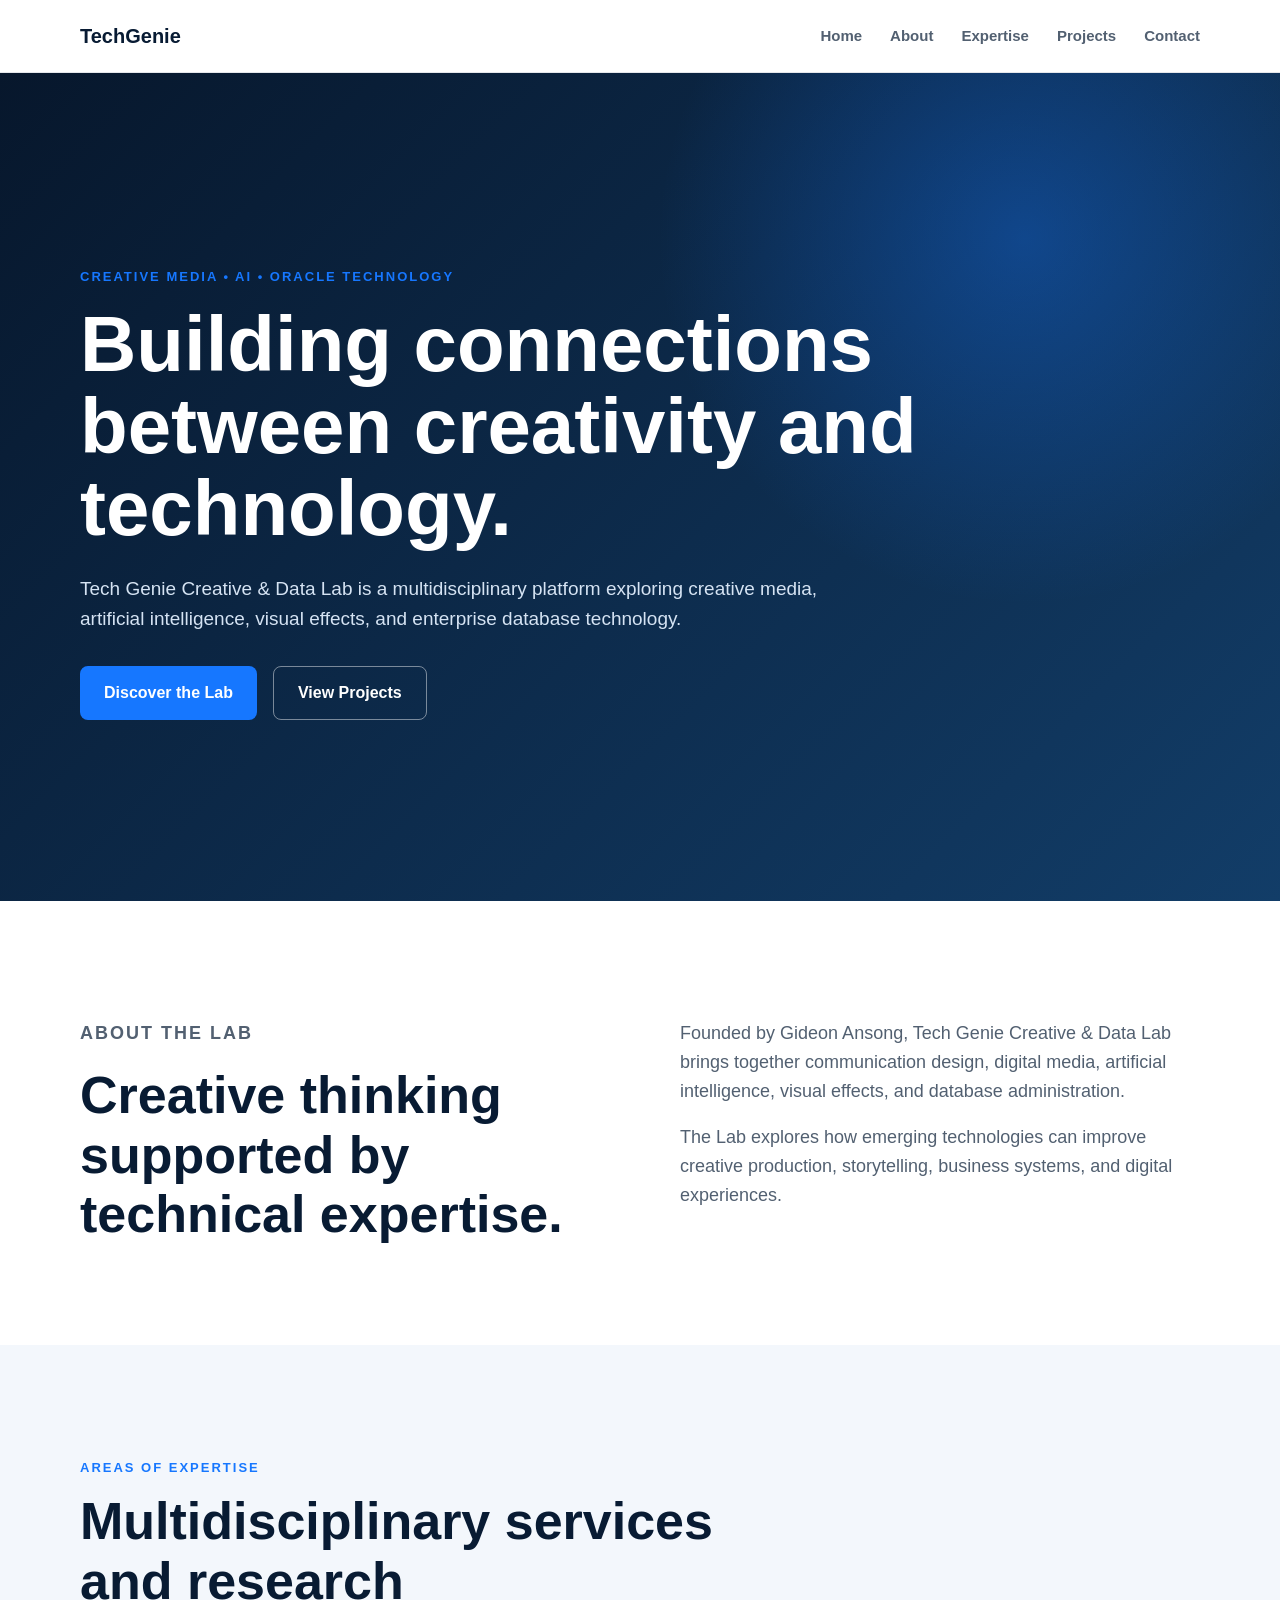
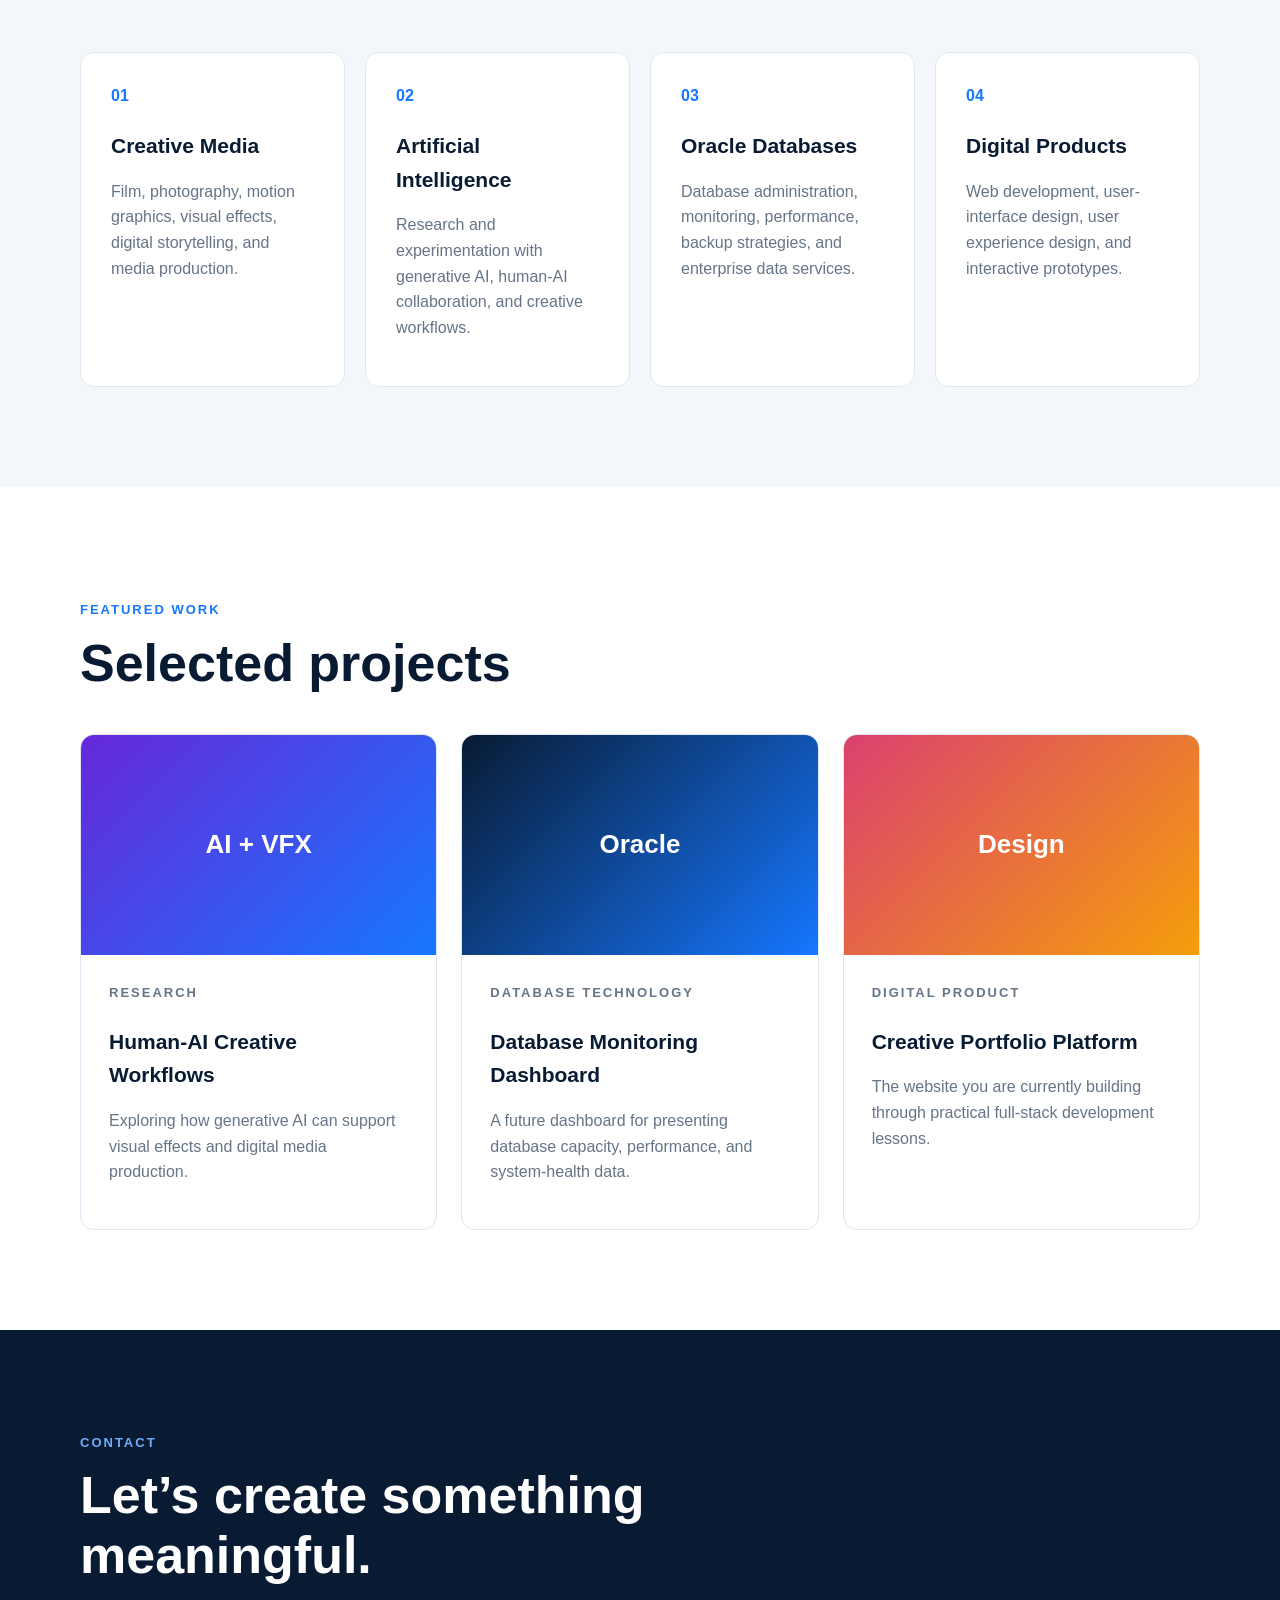
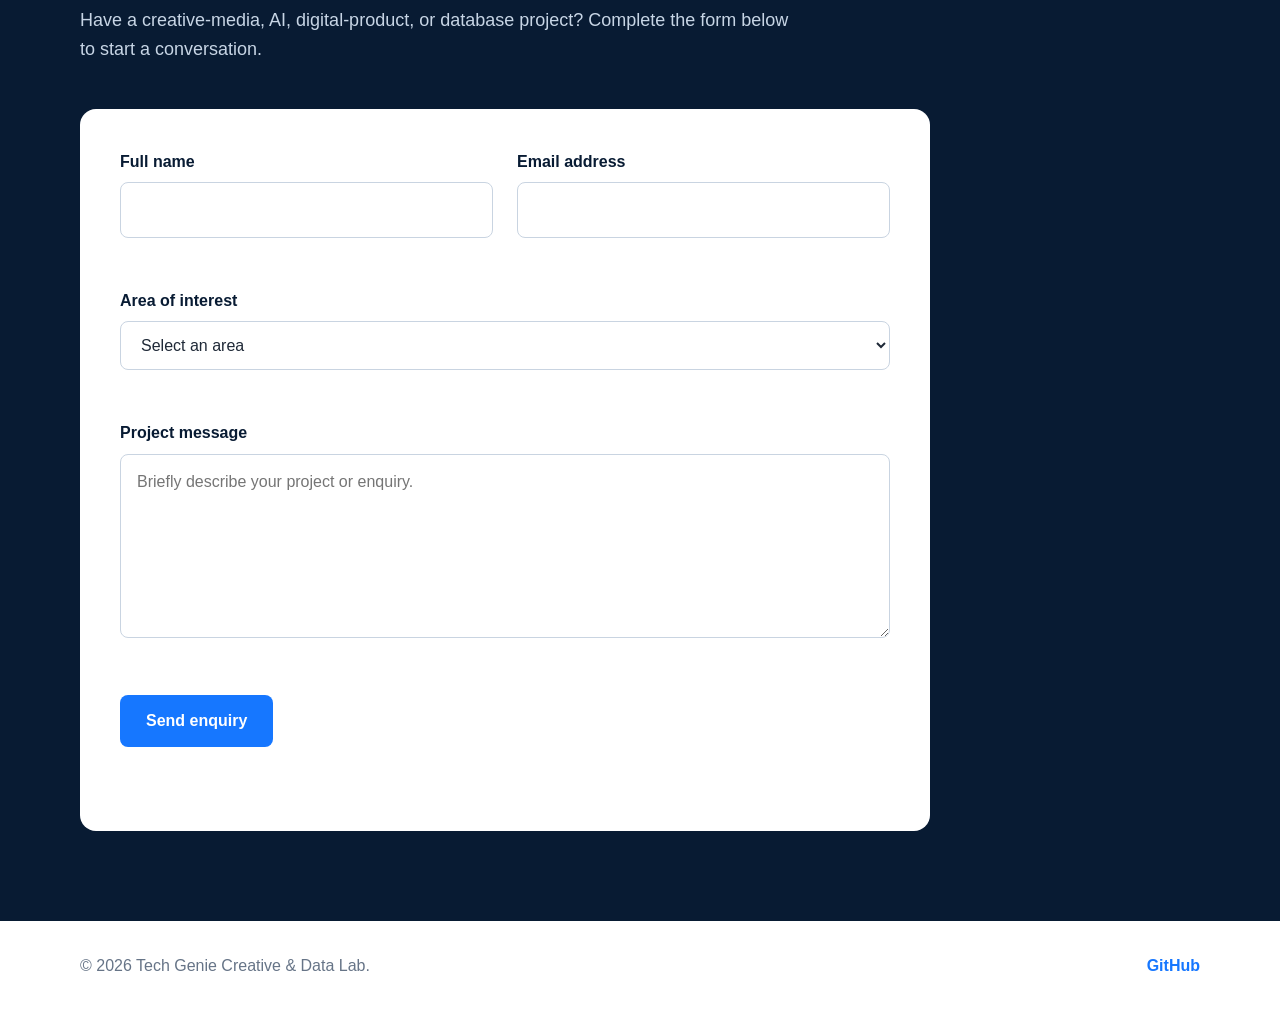
<file: index.html>
<!DOCTYPE html>
<html lang="en">
<head>
    <meta charset="UTF-8">

    <meta
        name="viewport"
        content="width=device-width, initial-scale=1.0"
    >

    <meta
        name="description"
        content="Tech Genie Creative & Data Lab explores creative media, artificial intelligence, visual effects, and Oracle database technology."
    >

    <title>Tech Genie Creative & Data Lab</title>

    <link rel="stylesheet" href="css/style.css">
</head>

<body>
    <header class="site-header">
<nav class="navigation">
    <a class="logo" href="#home">TechGenie</a>

    <button
        class="menu-button"
        id="menu-button"
        type="button"
        aria-label="Open navigation menu"
        aria-controls="navigation-links"
        aria-expanded="false"
    >
        <span></span>
        <span></span>
        <span></span>
    </button>

    <ul class="navigation-links" id="navigation-links">
        <li><a href="#home">Home</a></li>
        <li><a href="#about">About</a></li>
        <li><a href="#services">Expertise</a></li>
        <li><a href="#projects">Projects</a></li>
        <li><a href="#contact">Contact</a></li>
    </ul>
</nav>
    </header>

    <main>
        <section class="hero" id="home">
            <div class="hero-content">
                <p class="label">
                    Creative Media • AI • Oracle Technology
                </p>

                <h1>Building connections between creativity and technology.</h1>

                <p class="introduction" id="introduction">
                    Tech Genie Creative & Data Lab is a multidisciplinary
                    platform exploring creative media, artificial intelligence,
                    visual effects, and enterprise database technology.
                </p>

                <div class="hero-actions">
                    <button type="button" id="discover-button">
                        Discover the Lab
                    </button>

                    <a class="secondary-button" href="#projects">
                        View Projects
                    </a>
                </div>
            </div>
        </section>

        <section class="section" id="about">
            <div class="section-container about-layout">
                <div>
                    <p class="section-label">About the Lab</p>

                    <h2>Creative thinking supported by technical expertise.</h2>
                </div>

                <div>
                    <p>
                        Founded by Gideon Ansong, Tech Genie Creative & Data Lab
                        brings together communication design, digital media,
                        artificial intelligence, visual effects, and database
                        administration.
                    </p>

                    <p>
                        The Lab explores how emerging technologies can improve
                        creative production, storytelling, business systems,
                        and digital experiences.
                    </p>
                </div>
            </div>
        </section>

        <section class="section section-alternate" id="services">
            <div class="section-container">
                <p class="section-label">Areas of Expertise</p>

                <h2>Multidisciplinary services and research</h2>

                <div class="card-grid">
                    <article class="card">
                        <span class="card-number">01</span>
                        <h3>Creative Media</h3>
                        <p>
                            Film, photography, motion graphics, visual effects,
                            digital storytelling, and media production.
                        </p>
                    </article>

                    <article class="card">
                        <span class="card-number">02</span>
                        <h3>Artificial Intelligence</h3>
                        <p>
                            Research and experimentation with generative AI,
                            human-AI collaboration, and creative workflows.
                        </p>
                    </article>

                    <article class="card">
                        <span class="card-number">03</span>
                        <h3>Oracle Databases</h3>
                        <p>
                            Database administration, monitoring, performance,
                            backup strategies, and enterprise data services.
                        </p>
                    </article>

                    <article class="card">
                        <span class="card-number">04</span>
                        <h3>Digital Products</h3>
                        <p>
                            Web development, user-interface design, user
                            experience design, and interactive prototypes.
                        </p>
                    </article>
                </div>
            </div>
        </section>
        <section class="section" id="projects">
            <div class="section-container">
                <p class="section-label">Featured Work</p>

                <h2>Selected projects</h2>

                <div class="project-grid">
                    <article class="project-card">
                        <div class="project-visual ai-visual">
                            <span>AI + VFX</span>
                        </div>

                        <div class="project-content">
                            <p class="project-type">Research</p>
                            <h3>Human-AI Creative Workflows</h3>
                            <p>
                                Exploring how generative AI can support visual
                                effects and digital media production.
                            </p>
                        </div>
                    </article>

                    <article class="project-card">
                        <div class="project-visual database-visual">
                            <span>Oracle</span>
                        </div>

                        <div class="project-content">
                            <p class="project-type">Database Technology</p>
                            <h3>Database Monitoring Dashboard</h3>
                            <p>
                                A future dashboard for presenting database
                                capacity, performance, and system-health data.
                            </p>
                        </div>
                    </article>

                    <article class="project-card">
                        <div class="project-visual design-visual">
                            <span>Design</span>
                        </div>

                        <div class="project-content">
                            <p class="project-type">Digital Product</p>
                            <h3>Creative Portfolio Platform</h3>
                            <p>
                                The website you are currently building through
                                practical full-stack development lessons.
                            </p>
                        </div>
                    </article>
                </div>
            </div>
        </section>
        <section class="contact-section" id="contact">
    <div class="section-container">
        <div class="contact-heading">
            <p class="section-label light-label">Contact</p>

            <h2>Let’s create something meaningful.</h2>

            <p>
                Have a creative-media, AI, digital-product, or database
                project? Complete the form below to start a conversation.
            </p>
        </div>

        <form class="contact-form" id="contact-form" novalidate>
            <div class="form-row">
                <div class="form-group">
                    <label for="name">Full name</label>

                    <input
                        type="text"
                        id="name"
                        name="name"
                        autocomplete="name"
                    >

                    <small class="error-message" id="name-error"></small>
                </div>

                <div class="form-group">
                    <label for="email">Email address</label>

                    <input
                        type="email"
                        id="email"
                        name="email"
                        autocomplete="email"
                    >

                    <small class="error-message" id="email-error"></small>
                </div>
            </div>

            <div class="form-group">
                <label for="interest">Area of interest</label>

                <select id="interest" name="interest">
                    <option value="">Select an area</option>
                    <option value="creative-media">Creative media</option>
                    <option value="artificial-intelligence">
                        Artificial intelligence
                    </option>
                    <option value="oracle-database">
                        Oracle database services
                    </option>
                    <option value="digital-product">
                        Digital product development
                    </option>
                </select>

                <small class="error-message" id="interest-error"></small>
            </div>

            <div class="form-group">
                <label for="message">Project message</label>

                <textarea
                    id="message"
                    name="message"
                    rows="6"
                    placeholder="Briefly describe your project or enquiry."
                ></textarea>

                <small class="error-message" id="message-error"></small>
            </div>

            <button class="submit-button" type="submit">
                Send enquiry
            </button>

            <p
                class="form-status"
                id="form-status"
                role="status"
                aria-live="polite"
            ></p>
        </form>
    </div>
</section>
    </main>

    <footer class="site-footer">
        <p>
            &copy; <span id="current-year"></span>
            Tech Genie Creative & Data Lab.
        </p>

        <a
            href="https://github.com/gideonansong"
            target="_blank"
            rel="noopener noreferrer"
        >
            GitHub
        </a>
    </footer>

    <script src="js/script.js"></script>
</body>
</html>
</file>
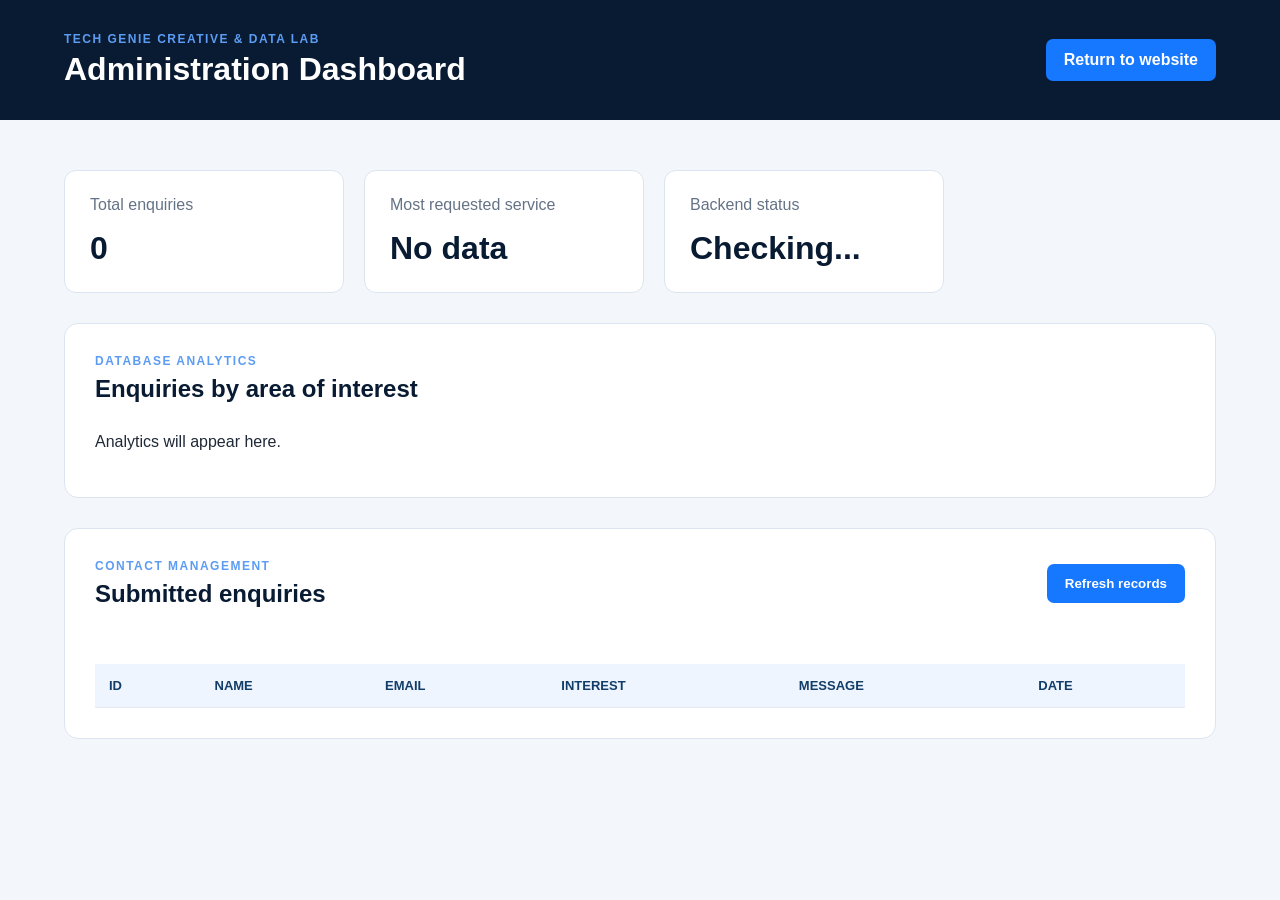
<file: admin.html>
<!DOCTYPE html>
<html lang="en">
<head>
    <meta charset="UTF-8">

    <meta
        name="viewport"
        content="width=device-width, initial-scale=1.0"
    >

    <title>Admin Dashboard | Tech Genie Lab</title>

    <link rel="stylesheet" href="css/admin.css">
</head>

<body>
    <header class="admin-header">
        <div>
            <p class="eyebrow">Tech Genie Creative & Data Lab</p>
            <h1>Administration Dashboard</h1>
        </div>

        <a href="index.html">Return to website</a>
    </header>

    <main class="dashboard">
        <section class="summary-grid">
    <article class="summary-card">
        <p>Total enquiries</p>
        <strong id="contact-count">0</strong>
    </article>

    <article class="summary-card">
        <p>Most requested service</p>
        <strong
            class="summary-text"
            id="most-requested"
        >
            No data
        </strong>
    </article>

    <article class="summary-card">
        <p>Backend status</p>
        <strong id="backend-status">Checking...</strong>
    </article>
</section>

<section class="analytics-section">
    <div class="section-heading">
        <div>
            <p class="eyebrow">Database analytics</p>
            <h2>Enquiries by area of interest</h2>
        </div>
    </div>

    <div class="bar-chart" id="interest-chart">
        <p>Analytics will appear here.</p>
    </div>
</section>

        <section class="enquiry-section">
            <div class="section-heading">
                <div>
                    <p class="eyebrow">Contact management</p>
                    <h2>Submitted enquiries</h2>
                </div>

                <button type="button" id="refresh-button">
                    Refresh records
                </button>
            </div>

            <p class="dashboard-message" id="dashboard-message"></p>

            <div class="table-container">
                <table>
                    <thead>
                        <tr>
                            <th>ID</th>
                            <th>Name</th>
                            <th>Email</th>
                            <th>Interest</th>
                            <th>Message</th>
                            <th>Date</th>
                        </tr>
                    </thead>

                    <tbody id="contact-table-body"></tbody>
                </table>
            </div>
        </section>
    </main>

    <script src="js/admin.js"></script>
</body>
</html>
</file>
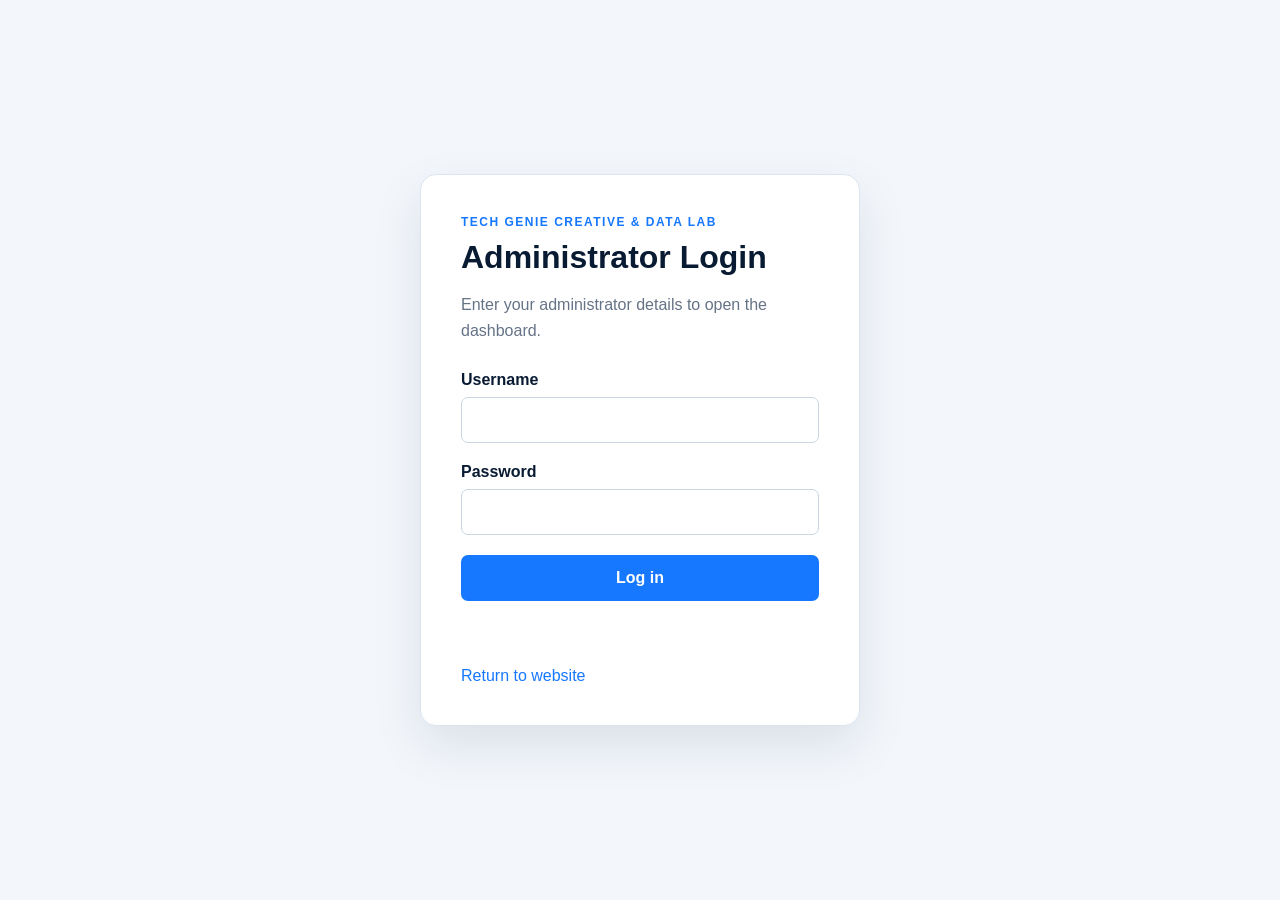
<file: login.html>
<!DOCTYPE html>
<html lang="en">
<head>
    <meta charset="UTF-8">

    <meta
        name="viewport"
        content="width=device-width, initial-scale=1.0"
    >

    <title>Administrator Login | Tech Genie Lab</title>

    <link rel="stylesheet" href="css/login.css">
</head>

<body>
    <main class="login-page">
        <section class="login-card">
            <p class="eyebrow">
                Tech Genie Creative & Data Lab
            </p>

            <h1>Administrator Login</h1>

            <p class="login-description">
                Enter your administrator details to open the dashboard.
            </p>

            <form id="login-form">
                <div class="form-group">
                    <label for="username">Username</label>

                    <input
                        type="text"
                        id="username"
                        name="username"
                        autocomplete="username"
                        required
                    >
                </div>

                <div class="form-group">
                    <label for="password">Password</label>

                    <input
                        type="password"
                        id="password"
                        name="password"
                        autocomplete="current-password"
                        required
                    >
                </div>

                <button type="submit" id="login-button">
                    Log in
                </button>

                <p id="login-message" class="login-message"></p>
            </form>

            <a class="return-link" href="index.html">
                Return to website
            </a>
        </section>
    </main>

    <script src="js/login.js"></script>
</body>
</html>
</file>
<file: css/style.css>
* {
    box-sizing: border-box;
}

html {
    scroll-behavior: smooth;
}

body {
    margin: 0;
    background-color: #ffffff;
    color: #1f2937;
    font-family: Arial, sans-serif;
    line-height: 1.6;
}

a {
    color: inherit;
    text-decoration: none;
}

button,
a {
    font: inherit;
}

.site-header {
    position: sticky;
    top: 0;
    z-index: 100;
    background-color: rgba(255, 255, 255, 0.95);
    border-bottom: 1px solid #e5e7eb;
}

.navigation {
    width: min(1120px, 90%);
    min-height: 72px;
    margin: 0 auto;
    display: flex;
    align-items: center;
    justify-content: space-between;
}

.logo {
    color: #081b33;
    font-size: 20px;
    font-weight: bold;
}

.navigation-links {
    display: flex;
    gap: 28px;
    margin: 0;
    padding: 0;
    list-style: none;
}

.navigation-links a {
    color: #526071;
    font-size: 15px;
    font-weight: bold;
}

.navigation-links a:hover {
    color: #1677ff;
}
.menu-button {
    display: none;
    width: 44px;
    height: 44px;
    padding: 9px;
    border: 0;
    border-radius: 6px;
    background: transparent;
    cursor: pointer;
}

.menu-button span {
    display: block;
    width: 100%;
    height: 2px;
    margin: 5px 0;
    border-radius: 2px;
    background-color: #081b33;
    transition:
        transform 0.3s ease,
        opacity 0.3s ease;
}

.menu-button:focus {
    outline: 3px solid rgba(22, 119, 255, 0.35);
    outline-offset: 2px;
}

.menu-button.is-open span:nth-child(1) {
    transform: translateY(7px) rotate(45deg);
}

.menu-button.is-open span:nth-child(2) {
    opacity: 0;
}

.menu-button.is-open span:nth-child(3) {
    transform: translateY(-7px) rotate(-45deg);
}
.hero {
    min-height: calc(100vh - 72px);
    display: flex;
    align-items: center;
    padding: 80px 0;
    background:
        radial-gradient(
            circle at 80% 20%,
            rgba(22, 119, 255, 0.35),
            transparent 30%
        ),
        linear-gradient(135deg, #07172c, #123d68);
}

.hero-content {
    width: min(1120px, 90%);
    margin: 0 auto;
}

.label,
.section-label,
.project-type {
    color: #1677ff;
    font-size: 13px;
    font-weight: bold;
    letter-spacing: 2px;
    text-transform: uppercase;
}

.hero h1 {
    max-width: 850px;
    margin: 16px 0 24px;
    color: #ffffff;
    font-size: clamp(42px, 7vw, 78px);
    line-height: 1.05;
}

.introduction {
    max-width: 760px;
    color: #d5e3f3;
    font-size: 19px;
}

.hero-actions {
    display: flex;
    flex-wrap: wrap;
    gap: 16px;
    margin-top: 32px;
}

#discover-button,
.secondary-button,
.contact-button {
    display: inline-flex;
    align-items: center;
    justify-content: center;
    min-height: 52px;
    padding: 13px 24px;
    border-radius: 8px;
    font-weight: bold;
    cursor: pointer;
    transition:
        background-color 0.3s ease,
        color 0.3s ease,
        transform 0.3s ease;
}

#discover-button {
    border: none;
    background-color: #1677ff;
    color: #ffffff;
}

#discover-button:hover,
.contact-button:hover {
    background-color: #0f5fcc;
    transform: translateY(-2px);
}

#discover-button:focus,
.secondary-button:focus,
.contact-button:focus {
    outline: 3px solid rgba(22, 119, 255, 0.4);
    outline-offset: 3px;
}

.secondary-button {
    border: 1px solid rgba(255, 255, 255, 0.45);
    color: #ffffff;
}

.secondary-button:hover {
    background-color: #ffffff;
    color: #081b33;
    transform: translateY(-2px);
}

.section {
    padding: 100px 0;
}

.section-alternate {
    background-color: #f3f7fc;
}

.section-container {
    width: min(1120px, 90%);
    margin: 0 auto;
}

.section h2,
.contact-section h2 {
    max-width: 700px;
    margin: 12px 0 40px;
    color: #081b33;
    font-size: clamp(32px, 5vw, 52px);
    line-height: 1.15;
}

.about-layout {
    display: grid;
    grid-template-columns: 1fr 1fr;
    gap: 80px;
    align-items: start;
}

.about-layout h2 {
    margin-bottom: 0;
}

.about-layout p {
    color: #526071;
    font-size: 18px;
}

.card-grid {
    display: grid;
    grid-template-columns: repeat(4, 1fr);
    gap: 20px;
}

.card {
    padding: 30px;
    background-color: #ffffff;
    border: 1px solid #dfe8f2;
    border-radius: 14px;
    transition:
        transform 0.3s ease,
        box-shadow 0.3s ease;
}

.card:hover {
    transform: translateY(-6px);
    box-shadow: 0 18px 35px rgba(8, 27, 51, 0.1);
}

.card-number {
    color: #1677ff;
    font-weight: bold;
}

.card h3,
.project-card h3 {
    margin-bottom: 10px;
    color: #081b33;
    font-size: 21px;
}

.card p,
.project-card p {
    color: #667487;
}

.project-grid {
    display: grid;
    grid-template-columns: repeat(3, 1fr);
    gap: 24px;
}

.project-card {
    overflow: hidden;
    border: 1px solid #dfe8f2;
    border-radius: 14px;
    background-color: #ffffff;
}

.project-visual {
    min-height: 220px;
    display: flex;
    align-items: center;
    justify-content: center;
    color: #ffffff;
    font-size: 26px;
    font-weight: bold;
}

.ai-visual {
    background: linear-gradient(135deg, #6728d8, #1677ff);
}

.database-visual {
    background: linear-gradient(135deg, #081b33, #1677ff);
}

.design-visual {
    background: linear-gradient(135deg, #db416f, #f59e0b);
}

.project-content {
    padding: 28px;
}

.project-type {
    margin: 0;
}

.contact-section {
    padding: 90px 0;
    background-color: #081b33;
}

.contact-layout {
    display: flex;
    align-items: center;
    justify-content: space-between;
    gap: 50px;
}

.contact-section h2 {
    margin-bottom: 0;
    color: #ffffff;
}

.light-label {
    color: #71adff;
}

.contact-button {
    flex-shrink: 0;
    background-color: #1677ff;
    color: #ffffff;
}

.contact-heading {
    max-width: 720px;
    margin-bottom: 45px;
}

.contact-heading h2 {
    margin-bottom: 20px;
}

.contact-heading > p:last-child {
    color: #c7d5e5;
    font-size: 18px;
}

.contact-form {
    max-width: 850px;
    padding: 40px;
    border-radius: 16px;
    background-color: #ffffff;
}

.form-row {
    display: grid;
    grid-template-columns: repeat(2, 1fr);
    gap: 24px;
}

.form-group {
    margin-bottom: 24px;
}

.form-group label {
    display: block;
    margin-bottom: 8px;
    color: #081b33;
    font-weight: bold;
}

.form-group input,
.form-group select,
.form-group textarea {
    width: 100%;
    padding: 14px 16px;
    border: 1px solid #c9d4e1;
    border-radius: 8px;
    background-color: #ffffff;
    color: #1f2937;
    font: inherit;
}

.form-group textarea {
    min-height: 150px;
    resize: vertical;
}

.form-group input:focus,
.form-group select:focus,
.form-group textarea:focus {
    border-color: #1677ff;
    outline: 3px solid rgba(22, 119, 255, 0.16);
}

.form-group .input-error {
    border-color: #c62828;
}

.error-message {
    display: block;
    min-height: 20px;
    margin-top: 6px;
    color: #c62828;
    font-size: 14px;
}

.submit-button {
    min-height: 52px;
    padding: 13px 26px;
    border: 0;
    border-radius: 8px;
    background-color: #1677ff;
    color: #ffffff;
    font-weight: bold;
    cursor: pointer;
}

.submit-button:hover {
    background-color: #0f5fcc;
}

.submit-button:focus {
    outline: 3px solid rgba(22, 119, 255, 0.4);
    outline-offset: 3px;
}

.form-status {
    min-height: 24px;
    margin: 20px 0 0;
    color: #16733c;
    font-weight: bold;
}

.site-footer {
    min-height: 90px;
    display: flex;
    align-items: center;
    justify-content: space-between;
    gap: 30px;
    width: min(1120px, 90%);
    margin: 0 auto;
    color: #667487;
}

.site-footer a {
    color: #1677ff;
    font-weight: bold;
}

@media (max-width: 900px) {
    .card-grid,
    .project-grid {
        grid-template-columns: repeat(2, 1fr);
    }

    .about-layout {
        grid-template-columns: 1fr;
        gap: 20px;
    }

    .contact-layout {
        align-items: flex-start;
        flex-direction: column;
    }
}

@media (max-width: 650px) {
    .form-row {
    grid-template-columns: 1fr;
    gap: 0;
}

.contact-form {
    padding: 25px;
}
    .navigation {
        position: relative;
        min-height: 64px;
    }

    .menu-button {
        display: block;
    }

    .navigation-links {
        position: absolute;
        top: 64px;
        left: 0;
        z-index: 200;
        width: 100%;
        display: none;
        flex-direction: column;
        gap: 0;
        margin: 0;
        padding: 12px;
        overflow: visible;
        background-color: #ffffff;
        border: 1px solid #e5e7eb;
        border-radius: 0 0 12px 12px;
        box-shadow: 0 15px 30px rgba(8, 27, 51, 0.12);
    }

    .navigation-links.is-open {
        display: flex;
    }

    .navigation-links li {
        width: 100%;
    }

    .navigation-links a {
        display: block;
        width: 100%;
        padding: 12px;
        border-radius: 6px;
    }

    .navigation-links a:hover {
        background-color: #eef5ff;
    }

    .hero {
        min-height: auto;
        padding: 100px 0;
    }

    .card-grid,
    .project-grid {
        grid-template-columns: 1fr;
    }

    .section {
        padding: 75px 0;
    }

    .site-footer {
        align-items: flex-start;
        flex-direction: column;
        justify-content: center;
        padding: 25px 0;
    }
}
</file>
<file: css/admin.css>
* {
    box-sizing: border-box;
}

body {
    margin: 0;
    background-color: #f3f7fc;
    color: #1f2937;
    font-family: Arial, sans-serif;
}

a {
    color: inherit;
    text-decoration: none;
}

.admin-header {
    display: flex;
    align-items: center;
    justify-content: space-between;
    gap: 30px;
    padding: 32px 5%;
    background-color: #081b33;
    color: #ffffff;
}

.admin-header h1 {
    margin: 5px 0 0;
}

.admin-header a,
#refresh-button,
#logout-button {
    padding: 12px 18px;
    border: 0;
    border-radius: 7px;
    background-color: #1677ff;
    color: #ffffff;
    font-weight: bold;
    cursor: pointer;
}

.eyebrow {
    margin: 0;
    color: #5d9cf3;
    font-size: 12px;
    font-weight: bold;
    letter-spacing: 1.5px;
    text-transform: uppercase;
}

.dashboard {
    width: min(1400px, 90%);
    margin: 50px auto;
}

.summary-grid {
    display: grid;
    grid-template-columns: repeat(3, minmax(0, 280px));
    gap: 20px;
    margin-bottom: 30px;
}

.summary-card {
    padding: 25px;
    border: 1px solid #dce5ef;
    border-radius: 12px;
    background-color: #ffffff;
}

.summary-card p {
    margin-top: 0;
    color: #657386;
}

.summary-card strong {
    color: #081b33;
    font-size: 32px;
}

.enquiry-section {
    padding: 30px;
    border: 1px solid #dce5ef;
    border-radius: 14px;
    background-color: #ffffff;
}

.section-heading {
    display: flex;
    align-items: center;
    justify-content: space-between;
    gap: 30px;
}

.section-heading h2 {
    margin: 7px 0 0;
    color: #081b33;
}

.dashboard-message {
    min-height: 24px;
    color: #b3261e;
}

.table-container {
    overflow-x: auto;
}

table {
    width: 100%;
    border-collapse: collapse;
}

th,
td {
    padding: 14px;
    border-bottom: 1px solid #e4eaf1;
    text-align: left;
    vertical-align: top;
}

th {
    background-color: #eef5ff;
    color: #123d68;
    font-size: 13px;
    text-transform: uppercase;
}

td {
    max-width: 300px;
    color: #526071;
}

tbody tr:hover {
    background-color: #f8faff;
}

.summary-text {
    display: block;
    font-size: 20px;
}

.analytics-section {
    margin-bottom: 30px;
    padding: 30px;
    border: 1px solid #dce5ef;
    border-radius: 14px;
    background-color: #ffffff;
}

.bar-chart {
    margin-top: 30px;
}

.bar-item {
    display: grid;
    grid-template-columns: 190px 1fr 50px;
    align-items: center;
    gap: 16px;
    margin-bottom: 18px;
}

.bar-label {
    color: #526071;
    font-weight: bold;
}

.bar-track {
    height: 24px;
    overflow: hidden;
    border-radius: 20px;
    background-color: #e7edf5;
}

.bar-fill {
    height: 100%;
    min-width: 4px;
    border-radius: 20px;
    background: linear-gradient(90deg, #1677ff, #6728d8);
}

.bar-value {
    color: #081b33;
    font-weight: bold;
    text-align: right;
}
.admin-actions {
    display: flex;
    align-items: center;
    gap: 12px;
}

#logout-button {
    border: 1px solid #ffffff;
    background-color: transparent;
}

@media (max-width: 700px) {
    .admin-header,
    .section-heading {
        align-items: flex-start;
        flex-direction: column;
    }
    
   .admin-actions {
    align-items: stretch;
    flex-direction: column;
    width: 100%;
}

.admin-actions a,
#logout-button {
    text-align: center;
}
 
.bar-item {
    grid-template-columns: 1fr;
    gap: 7px;
}

.bar-value {
    text-align: left;
}
    .summary-grid {
        grid-template-columns: 1fr;
    }

    .enquiry-section {
        padding: 20px;
    }
}
</file>
<file: css/login.css>
* {
    box-sizing: border-box;
}

body {
    margin: 0;
    background-color: #f3f7fc;
    color: #081b33;
    font-family: Arial, sans-serif;
}

.login-page {
    display: grid;
    min-height: 100vh;
    place-items: center;
    padding: 24px;
}

.login-card {
    width: min(440px, 100%);
    padding: 40px;
    border: 1px solid #dce5ef;
    border-radius: 16px;
    background-color: #ffffff;
    box-shadow: 0 20px 50px rgba(8, 27, 51, 0.1);
}

.eyebrow {
    margin: 0;
    color: #1677ff;
    font-size: 12px;
    font-weight: bold;
    letter-spacing: 1.5px;
    text-transform: uppercase;
}

h1 {
    margin: 10px 0;
    font-size: 32px;
}

.login-description {
    margin-bottom: 28px;
    color: #657386;
    line-height: 1.6;
}

.form-group {
    margin-bottom: 20px;
}

label {
    display: block;
    margin-bottom: 8px;
    font-weight: bold;
}

input {
    width: 100%;
    padding: 13px;
    border: 1px solid #cbd6e2;
    border-radius: 7px;
    font: inherit;
}

input:focus {
    border-color: #1677ff;
    outline: 3px solid rgba(22, 119, 255, 0.15);
}

button {
    width: 100%;
    padding: 14px;
    border: 0;
    border-radius: 7px;
    background-color: #1677ff;
    color: #ffffff;
    font-size: 16px;
    font-weight: bold;
    cursor: pointer;
}

button:disabled {
    cursor: wait;
    opacity: 0.7;
}

.login-message {
    min-height: 24px;
    color: #b3261e;
}

.return-link {
    display: inline-block;
    margin-top: 10px;
    color: #1677ff;
    text-decoration: none;
}
</file>
